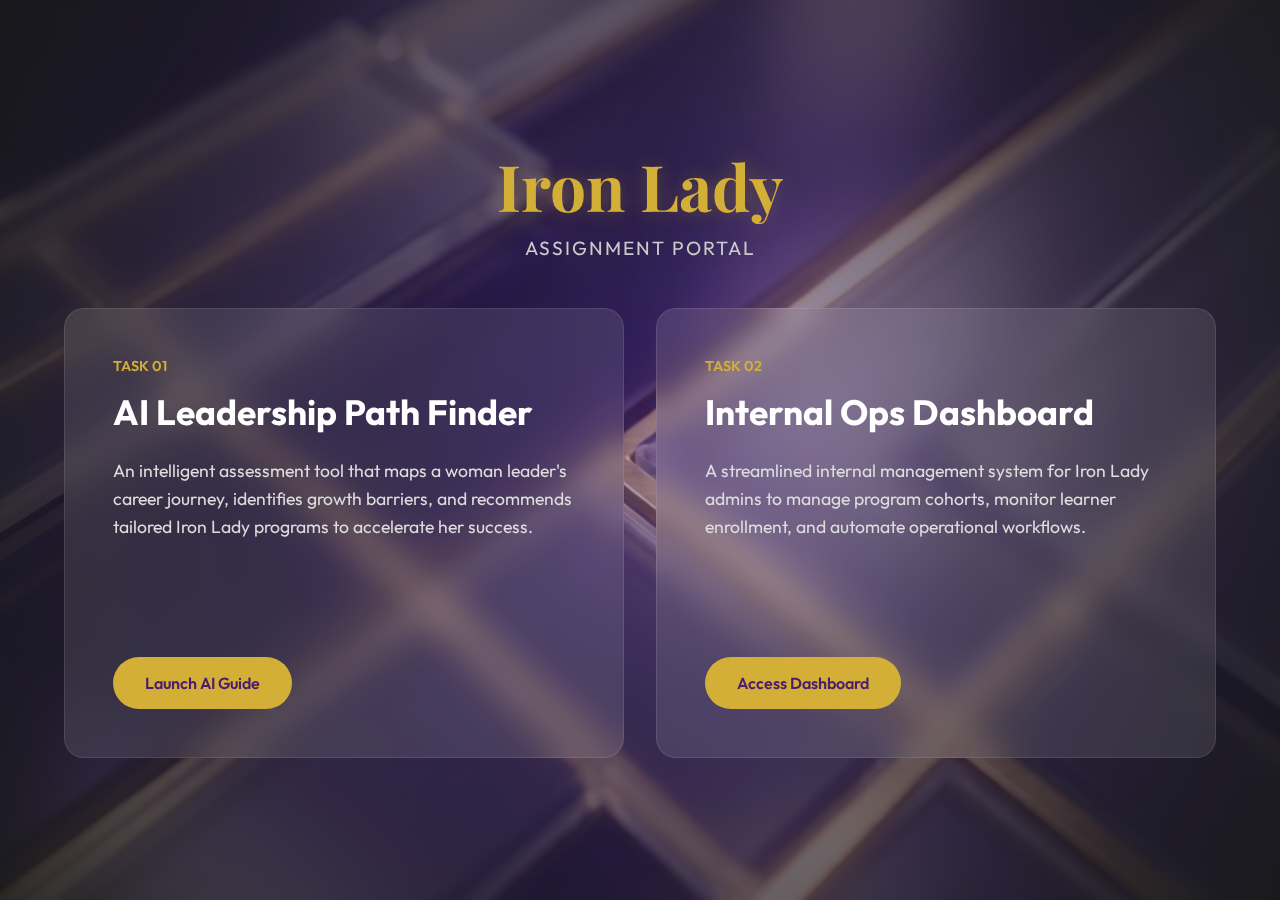
<file: index.html>
<!doctype html>
<html lang="en">
  <head>
    <meta charset="UTF-8" />
    <meta name="viewport" content="width=device-width, initial-scale=1.0" />
    <title>Iron Lady | Assignment Portal</title>
    <link
      href="https://fonts.googleapis.com/css2?family=Outfit:wght@300;400;600&family=Playfair+Display:wght@700&display=swap"
      rel="stylesheet"
    />
    <link rel="stylesheet" href="style.css" />
  </head>
  <body>
    <div class="overlay"></div>
    <div class="container">
      <header>
        <h1>Iron Lady</h1>
        <p class="subtitle">Assignment Portal</p>
      </header>

      <div class="cards-grid">
        <div
          class="card"
          onclick="window.location.href = 'customer-interaction/index.html'"
        >
          <div>
            <span class="task-label">TASK 01</span>
            <h2>AI Leadership Path Finder</h2>
            <p>
              An intelligent assessment tool that maps a woman leader's career
              journey, identifies growth barriers, and recommends tailored Iron
              Lady programs to accelerate her success.
            </p>
          </div>
          <a href="customer-interaction/index.html" class="btn"
            >Launch AI Guide</a
          >
        </div>

        <div
          class="card"
          onclick="window.location.href = 'internal-ops/index.html'"
        >
          <div>
            <span class="task-label">TASK 02</span>
            <h2>Internal Ops Dashboard</h2>
            <p>
              A streamlined internal management system for Iron Lady admins to
              manage program cohorts, monitor learner enrollment, and automate
              operational workflows.
            </p>
          </div>
          <a href="internal-ops/index.html" class="btn">Access Dashboard</a>
        </div>
      </div>
    </div>
  </body>
</html>
</file>
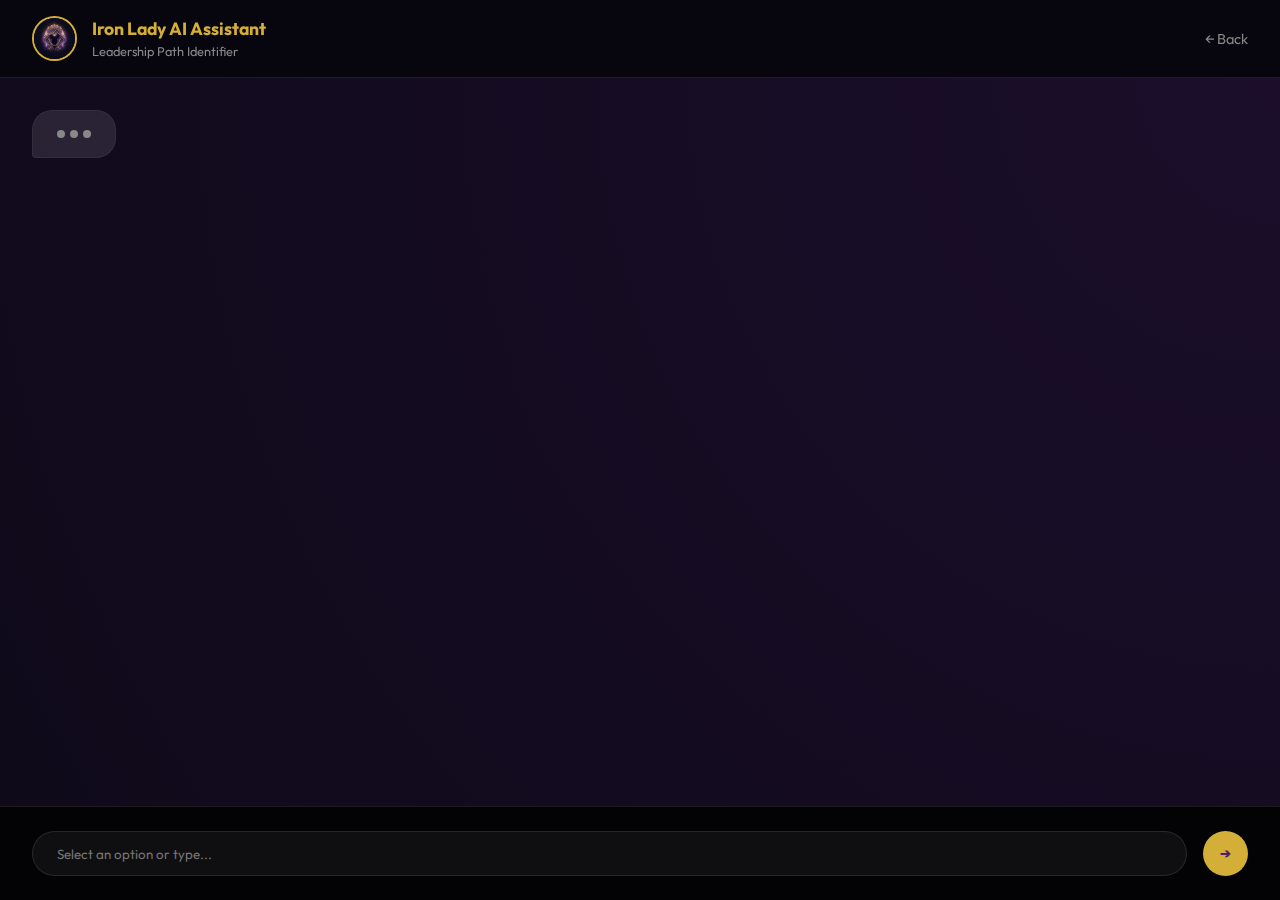
<file: customer-interaction/index.html>
<!doctype html>
<html lang="en">
  <head>
    <meta charset="UTF-8" />
    <meta name="viewport" content="width=device-width, initial-scale=1.0" />
    <title>AI Leadership Path Finder | Iron Lady</title>
    <link
      href="https://fonts.googleapis.com/css2?family=Outfit:wght@300;400;600&display=swap"
      rel="stylesheet"
    />
    <link rel="stylesheet" href="style.css" />
  </head>
  <body>
    <div class="header">
      <img src="../assets/avatar.png" id="avatarImg" />
      <div class="header-info">
        <h1>Iron Lady AI Assistant</h1>
        <span>Leadership Path Identifier</span>
      </div>
      <a href="../index.html" class="home-btn">← Back</a>
    </div>

    <div class="chat-container" id="chat"></div>

    <div class="input-area">
      <input
        type="text"
        id="userInput"
        placeholder="Select an option or type..."
        autocomplete="off"
      />
      <button class="send-btn" id="sendBtn">➔</button>
    </div>

    <script src="app.js"></script>
  </body>
</html>
</file>
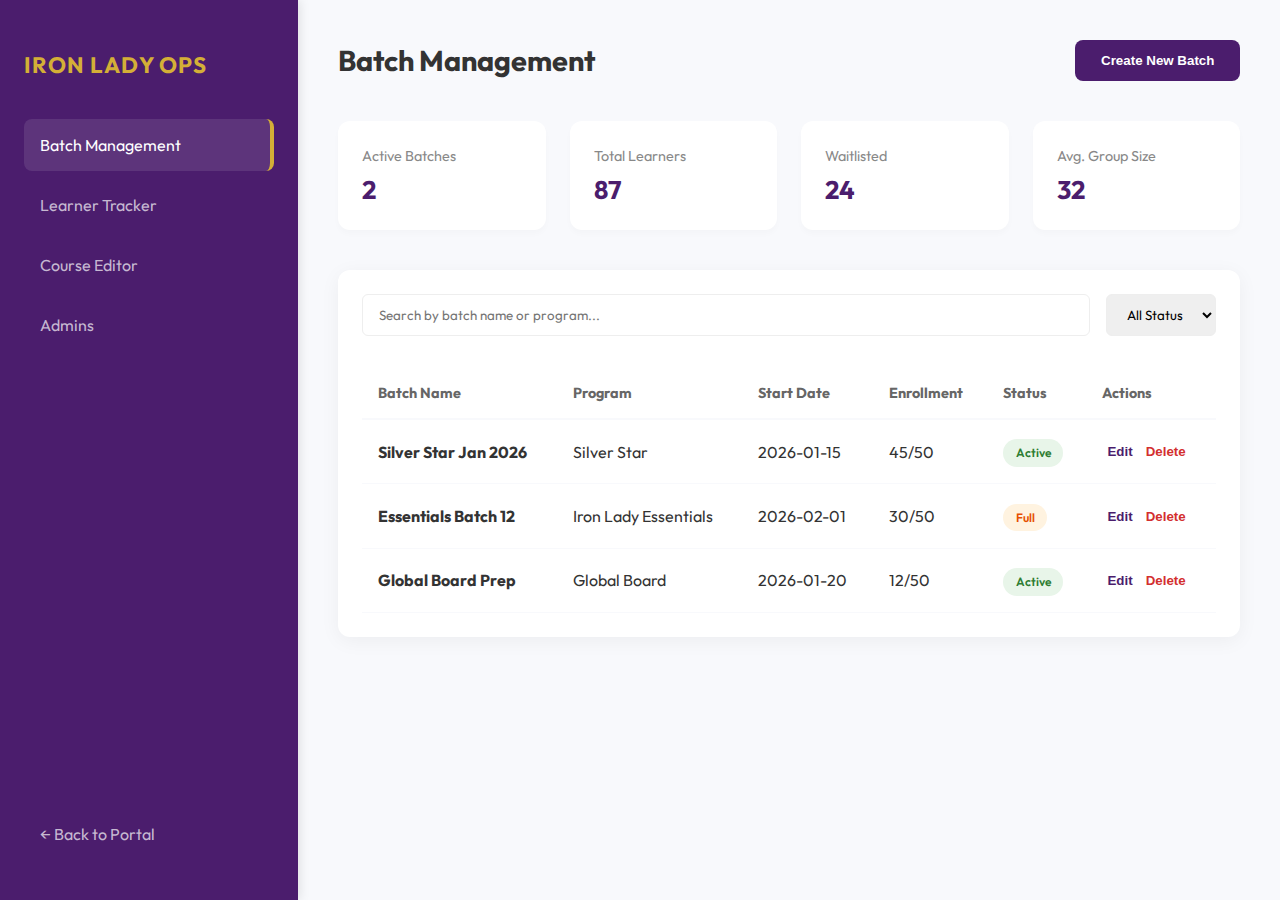
<file: internal-ops/index.html>
<!doctype html>
<html lang="en">
  <head>
    <meta charset="UTF-8" />
    <meta name="viewport" content="width=device-width, initial-scale=1.0" />
    <title>Internal Dash | Iron Lady</title>
    <link
      href="https://fonts.googleapis.com/css2?family=Outfit:wght@300;400;600&display=swap"
      rel="stylesheet"
    />
    <link rel="stylesheet" href="style.css" />
  </head>
  <body>
    <div class="sidebar">
      <h2>Iron Lady Ops</h2>
      <a href="#" class="nav-item active">Batch Management</a>
      <a href="#" class="nav-item">Learner Tracker</a>
      <a href="#" class="nav-item">Course Editor</a>
      <a href="#" class="nav-item">Admins</a>
      <div style="margin-top: auto">
        <a href="../index.html" class="nav-item">← Back to Portal</a>
      </div>
    </div>

    <div class="main">
      <div class="top-bar">
        <h1>Batch Management</h1>
        <button class="btn-add" id="openModal">Create New Batch</button>
      </div>

      <div class="stats">
        <div class="stat-card">
          <span>Active Batches</span>
          <h3 id="activeCount">0</h3>
        </div>
        <div class="stat-card">
          <span>Total Learners</span>
          <h3 id="learnerCount">0</h3>
        </div>
        <div class="stat-card">
          <span>Waitlisted</span>
          <h3>24</h3>
        </div>
        <div class="stat-card">
          <span>Avg. Group Size</span>
          <h3>32</h3>
        </div>
      </div>

      <div class="content-card">
        <div class="filters">
          <input
            type="text"
            class="search"
            id="searchBox"
            placeholder="Search by batch name or program..."
          />
          <select id="filterStatus">
            <option value="all">All Status</option>
            <option value="active">Active</option>
            <option value="full">Full</option>
          </select>
        </div>

        <table>
          <thead>
            <tr>
              <th>Batch Name</th>
              <th>Program</th>
              <th>Start Date</th>
              <th>Enrollment</th>
              <th>Status</th>
              <th>Actions</th>
            </tr>
          </thead>
          <tbody id="batchTable"></tbody>
        </table>
      </div>
    </div>

    <div class="modal" id="modal">
      <div class="modal-content">
        <h2 id="modalTitle">Create New Batch</h2>
        <form id="batchForm">
          <input type="hidden" id="editIndex" />
          <div class="form-group">
            <label>Batch Name</label>
            <input
              type="text"
              id="name"
              required
              placeholder="e.g. Feb 2026 Batch"
            />
          </div>
          <div class="form-group">
            <label>Program</label>
            <select id="program">
              <option>Iron Lady Essentials</option>
              <option>Silver Star</option>
              <option>Entrepreneur Program</option>
              <option>Global Board</option>
            </select>
          </div>
          <div class="form-group">
            <label>Start Date</label>
            <input type="date" id="date" required />
          </div>
          <div class="form-group">
            <label>Status</label>
            <select id="status">
              <option value="active">Active</option>
              <option value="full">Full</option>
            </select>
          </div>
          <div class="modal-actions">
            <button type="button" class="btn-cancel" id="closeModal">
              Cancel
            </button>
            <button type="submit" class="btn-save">Save Batch</button>
          </div>
        </form>
      </div>
    </div>

    <script src="app.js"></script>
  </body>
</html>
</file>
<file: style.css>
:root {
  --primary: #4b1d6d;
  --secondary: #d4af37;
  --dark: #1a1a1a;
  --text: #ffffff;
  --glass: rgba(255, 255, 255, 0.1);
}

* {
  margin: 0;
  padding: 0;
  box-sizing: border-box;
}

body {
  font-family: "Outfit", sans-serif;
  background: var(--dark);
  color: var(--text);
  min-height: 100vh;
  display: flex;
  flex-direction: column;
  align-items: center;
  justify-content: center;
  overflow-x: hidden;
  background-image: url("assets/portal-bg.png");
  background-size: cover;
  background-position: center;
  background-attachment: fixed;
}

.overlay {
  position: fixed;
  top: 0;
  left: 0;
  width: 100%;
  height: 100%;
  background: radial-gradient(
    circle at center,
    rgba(75, 29, 109, 0.4) 0%,
    rgba(26, 26, 26, 0.9) 100%
  );
  z-index: -1;
}

.container {
  max-width: 1200px;
  width: 90%;
  text-align: center;
  z-index: 1;
}

header {
  margin-bottom: 3rem;
  animation: fadeInDown 1s ease-out;
}

h1 {
  font-family: "Playfair Display", serif;
  font-size: 4rem;
  color: var(--secondary);
  margin-bottom: 0.5rem;
  text-shadow: 0 0 20px rgba(212, 175, 55, 0.3);
}

p.subtitle {
  font-size: 1.2rem;
  color: #ccc;
  letter-spacing: 2px;
  text-transform: uppercase;
}

.cards-grid {
  display: grid;
  grid-template-columns: repeat(auto-fit, minmax(400px, 1fr));
  gap: 2rem;
  margin-top: 2rem;
}

.card {
  background: var(--glass);
  backdrop-filter: blur(15px);
  border: 1px solid rgba(255, 255, 255, 0.1);
  border-radius: 20px;
  padding: 3rem;
  text-align: left;
  transition: all 0.4s cubic-bezier(0.175, 0.885, 0.32, 1.275);
  cursor: pointer;
  position: relative;
  overflow: hidden;
  display: flex;
  flex-direction: column;
  justify-content: space-between;
  min-height: 450px;
}

.card:hover {
  transform: translateY(-10px);
  border-color: var(--secondary);
  box-shadow: 0 20px 40px rgba(0, 0, 0, 0.5);
}

.card::before {
  content: "";
  position: absolute;
  top: 0;
  left: -100%;
  width: 100%;
  height: 100%;
  background: linear-gradient(
    90deg,
    transparent,
    rgba(255, 255, 255, 0.1),
    transparent
  );
  transition: 0.5s;
}

.card:hover::before {
  left: 100%;
}

.task-label {
  color: var(--secondary);
  font-weight: 600;
  font-size: 0.9rem;
  margin-bottom: 1rem;
  display: block;
}

.card h2 {
  font-size: 2.2rem;
  margin-bottom: 1.5rem;
  line-height: 1.2;
}

.card p {
  color: #ddd;
  line-height: 1.6;
  margin-bottom: 2rem;
  font-size: 1.1rem;
}

.btn {
  display: inline-block;
  padding: 1rem 2rem;
  background: var(--secondary);
  color: var(--primary);
  text-decoration: none;
  border-radius: 50px;
  font-weight: 600;
  transition: 0.3s;
  align-self: flex-start;
}

.btn:hover {
  background: #fff;
  transform: scale(1.05);
}

@keyframes fadeInDown {
  from {
    opacity: 0;
    transform: translateY(-30px);
  }
  to {
    opacity: 1;
    transform: translateY(0);
  }
}

@media (max-width: 768px) {
  h1 {
    font-size: 2.5rem;
  }
  .cards-grid {
    grid-template-columns: 1fr;
  }
  .card {
    min-height: auto;
    padding: 2rem;
  }
}
</file>
<file: customer-interaction/style.css>
:root {
  --primary: #4b1d6d;
  --secondary: #d4af37;
  --bg: #0f0a1a;
  --glass: rgba(255, 255, 255, 0.05);
  --user-bubble: #4b1d6d;
  --ai-bubble: rgba(255, 255, 255, 0.1);
}

* {
  box-sizing: border-box;
}

body {
  font-family: "Outfit", sans-serif;
  background: var(--bg);
  color: white;
  margin: 0;
  padding: 0;
  height: 100vh;
  display: flex;
  flex-direction: column;
  overflow: hidden;
}

.header {
  padding: 1rem 2rem;
  background: rgba(0, 0, 0, 0.5);
  backdrop-filter: blur(10px);
  border-bottom: 1px solid rgba(255, 255, 255, 0.1);
  display: flex;
  align-items: center;
  gap: 15px;
  z-index: 100;
}

.header img {
  width: 45px;
  height: 45px;
  border-radius: 50%;
  border: 2px solid var(--secondary);
  object-fit: cover;
}

.header-info h1 {
  font-size: 1.1rem;
  margin: 0;
  color: var(--secondary);
}

.header-info span {
  font-size: 0.8rem;
  color: #888;
}

.chat-container {
  flex: 1;
  padding: 2rem;
  overflow-y: auto;
  display: flex;
  flex-direction: column;
  gap: 1.5rem;
  scroll-behavior: smooth;
  background: radial-gradient(
    circle at top right,
    rgba(75, 29, 109, 0.2),
    transparent
  );
}

.chat-container::-webkit-scrollbar {
  width: 6px;
}
.chat-container::-webkit-scrollbar-thumb {
  background: rgba(255, 255, 255, 0.1);
  border-radius: 10px;
}

.message {
  max-width: 80%;
  padding: 1.2rem 1.5rem;
  border-radius: 20px;
  font-size: 1rem;
  line-height: 1.6;
  animation: fadeIn 0.4s ease-out;
  position: relative;
}

.ai-message {
  align-self: flex-start;
  background: var(--ai-bubble);
  border-bottom-left-radius: 4px;
  border: 1px solid rgba(255, 255, 255, 0.05);
}

.user-message {
  align-self: flex-end;
  background: var(--user-bubble);
  border-bottom-right-radius: 4px;
  box-shadow: 0 4px 15px rgba(0, 0, 0, 0.2);
}

.options-grid {
  margin-top: 1rem;
  display: flex;
  flex-wrap: wrap;
  gap: 10px;
}

.opt-btn {
  background: transparent;
  border: 1px solid var(--secondary);
  color: var(--secondary);
  padding: 0.6rem 1.2rem;
  border-radius: 50px;
  cursor: pointer;
  transition: all 0.3s;
  font-family: inherit;
}

.opt-btn:hover {
  background: var(--secondary);
  color: var(--primary);
  transform: scale(1.05);
}

.input-area {
  padding: 1.5rem 2rem;
  background: rgba(0, 0, 0, 0.8);
  border-top: 1px solid rgba(255, 255, 255, 0.1);
  display: flex;
  gap: 1rem;
}

input {
  flex: 1;
  background: rgba(255, 255, 255, 0.05);
  border: 1px solid rgba(255, 255, 255, 0.1);
  border-radius: 50px;
  padding: 0.8rem 1.5rem;
  color: white;
  font-family: inherit;
  outline: none;
}

input:focus {
  border-color: var(--secondary);
}

.send-btn {
  background: var(--secondary);
  color: var(--primary);
  border: none;
  width: 45px;
  height: 45px;
  border-radius: 50%;
  cursor: pointer;
  display: flex;
  align-items: center;
  justify-content: center;
  font-weight: bold;
}

.recommendation {
  background: linear-gradient(
    135deg,
    rgba(75, 29, 109, 0.4),
    rgba(212, 175, 55, 0.1)
  );
  border: 1px solid var(--secondary);
  border-radius: 20px;
  padding: 2rem;
  margin-top: 1rem;
  text-align: center;
}

.recommendation h3 {
  color: var(--secondary);
  margin-top: 0;
}
.recommendation .btn-link {
  display: inline-block;
  margin-top: 1.5rem;
  padding: 0.8rem 2rem;
  background: var(--secondary);
  color: var(--primary);
  text-decoration: none;
  border-radius: 50px;
  font-weight: 600;
}

@keyframes fadeIn {
  from {
    opacity: 0;
    transform: translateY(10px);
  }
  to {
    opacity: 1;
    transform: translateY(0);
  }
}

.typing {
  display: flex;
  gap: 5px;
}
.dot {
  width: 8px;
  height: 8px;
  background: #888;
  border-radius: 50%;
  animation: bounce 1.4s infinite;
}
.dot:nth-child(2) {
  animation-delay: 0.2s;
}
.dot:nth-child(3) {
  animation-delay: 0.4s;
}
@keyframes bounce {
  0%,
  80%,
  100% {
    transform: translateY(0);
  }
  40% {
    transform: translateY(-8px);
  }
}

.home-btn {
  margin-left: auto;
  color: #888;
  text-decoration: none;
  font-size: 0.9rem;
}
</file>
<file: internal-ops/style.css>
:root {
  --primary: #4b1d6d;
  --secondary: #d4af37;
  --bg: #f8f9fc;
  --white: #ffffff;
  --sidebar-width: 250px;
}

body {
  font-family: "Outfit", sans-serif;
  background: var(--bg);
  margin: 0;
  display: flex;
  height: 100vh;
  color: #333;
}

/* Sidebar */
.sidebar {
  width: var(--sidebar-width);
  background: var(--primary);
  color: white;
  padding: 2rem 1.5rem;
  display: flex;
  flex-direction: column;
  box-shadow: 2px 0 10px rgba(0, 0, 0, 0.1);
}

.sidebar h2 {
  color: var(--secondary);
  font-size: 1.4rem;
  margin-bottom: 2.5rem;
  text-transform: uppercase;
  letter-spacing: 1px;
}

.nav-item {
  padding: 1rem;
  color: rgba(255, 255, 255, 0.7);
  text-decoration: none;
  border-radius: 8px;
  margin-bottom: 0.5rem;
  transition: 0.3s;
  display: flex;
  align-items: center;
  gap: 10px;
}

.nav-item:hover,
.nav-item.active {
  background: rgba(255, 255, 255, 0.1);
  color: white;
}

.nav-item.active {
  border-right: 4px solid var(--secondary);
}

/* Main */
.main {
  flex: 1;
  padding: 2.5rem;
  overflow-y: auto;
}

.top-bar {
  display: flex;
  justify-content: space-between;
  align-items: center;
  margin-bottom: 2.5rem;
}

h1 {
  margin: 0;
  font-size: 1.8rem;
}

.btn-add {
  background: var(--primary);
  color: white;
  border: none;
  padding: 0.8rem 1.6rem;
  border-radius: 8px;
  cursor: pointer;
  font-weight: 600;
  transition: 0.3s;
}

.btn-add:hover {
  background: #3a1655;
  transform: translateY(-2px);
}

/* Stats */
.stats {
  display: grid;
  grid-template-columns: repeat(4, 1fr);
  gap: 1.5rem;
  margin-bottom: 2.5rem;
}

.stat-card {
  background: white;
  padding: 1.5rem;
  border-radius: 12px;
  box-shadow: 0 4px 6px rgba(0, 0, 0, 0.02);
}

.stat-card span {
  color: #888;
  font-size: 0.9rem;
}
.stat-card h3 {
  margin: 0.5rem 0 0 0;
  font-size: 1.6rem;
  color: var(--primary);
}

/* Management Area */
.content-card {
  background: white;
  border-radius: 12px;
  box-shadow: 0 4px 20px rgba(0, 0, 0, 0.05);
  padding: 1.5rem;
}

.filters {
  display: flex;
  gap: 1rem;
  margin-bottom: 2rem;
}

input,
select {
  padding: 0.7rem 1rem;
  border: 1px solid #eee;
  border-radius: 6px;
  font-family: inherit;
}

.search {
  flex: 1;
}

table {
  width: 100%;
  border-collapse: collapse;
}

th {
  text-align: left;
  padding: 1rem;
  border-bottom: 2px solid #f8f9fc;
  color: #666;
  font-size: 0.9rem;
}
td {
  padding: 1.2rem 1rem;
  border-bottom: 1px solid #f8f9fc;
}

.badge {
  padding: 0.4rem 0.8rem;
  border-radius: 50px;
  font-size: 0.75rem;
  font-weight: 600;
}

.badge-active {
  background: #e8f5e9;
  color: #2e7d32;
}
.badge-full {
  background: #fff3e0;
  color: #e65100;
}

.btn-icon {
  background: none;
  border: none;
  cursor: pointer;
  color: #4b1d6d;
  font-weight: 600;
  padding: 5px;
}
.btn-delete {
  color: #d32f2f;
}

/* Modal */
.modal {
  display: none;
  position: fixed;
  top: 0;
  left: 0;
  width: 100%;
  height: 100%;
  background: rgba(0, 0, 0, 0.5);
  justify-content: center;
  align-items: center;
  z-index: 1000;
}

.modal-content {
  background: white;
  padding: 2.5rem;
  border-radius: 12px;
  width: 400px;
}

.form-group {
  margin-bottom: 1.2rem;
}
.form-group label {
  display: block;
  margin-bottom: 0.5rem;
  font-weight: 500;
}
.form-group input,
.form-group select {
  width: 100%;
  box-sizing: border-box;
}

.modal-actions {
  display: flex;
  justify-content: flex-end;
  gap: 10px;
  margin-top: 2rem;
}
.btn-cancel {
  background: #eee;
  border: none;
  padding: 0.7rem 1.4rem;
  border-radius: 6px;
  cursor: pointer;
}
.btn-save {
  background: var(--primary);
  color: white;
  border: none;
  padding: 0.7rem 1.4rem;
  border-radius: 6px;
  cursor: pointer;
}
</file>
